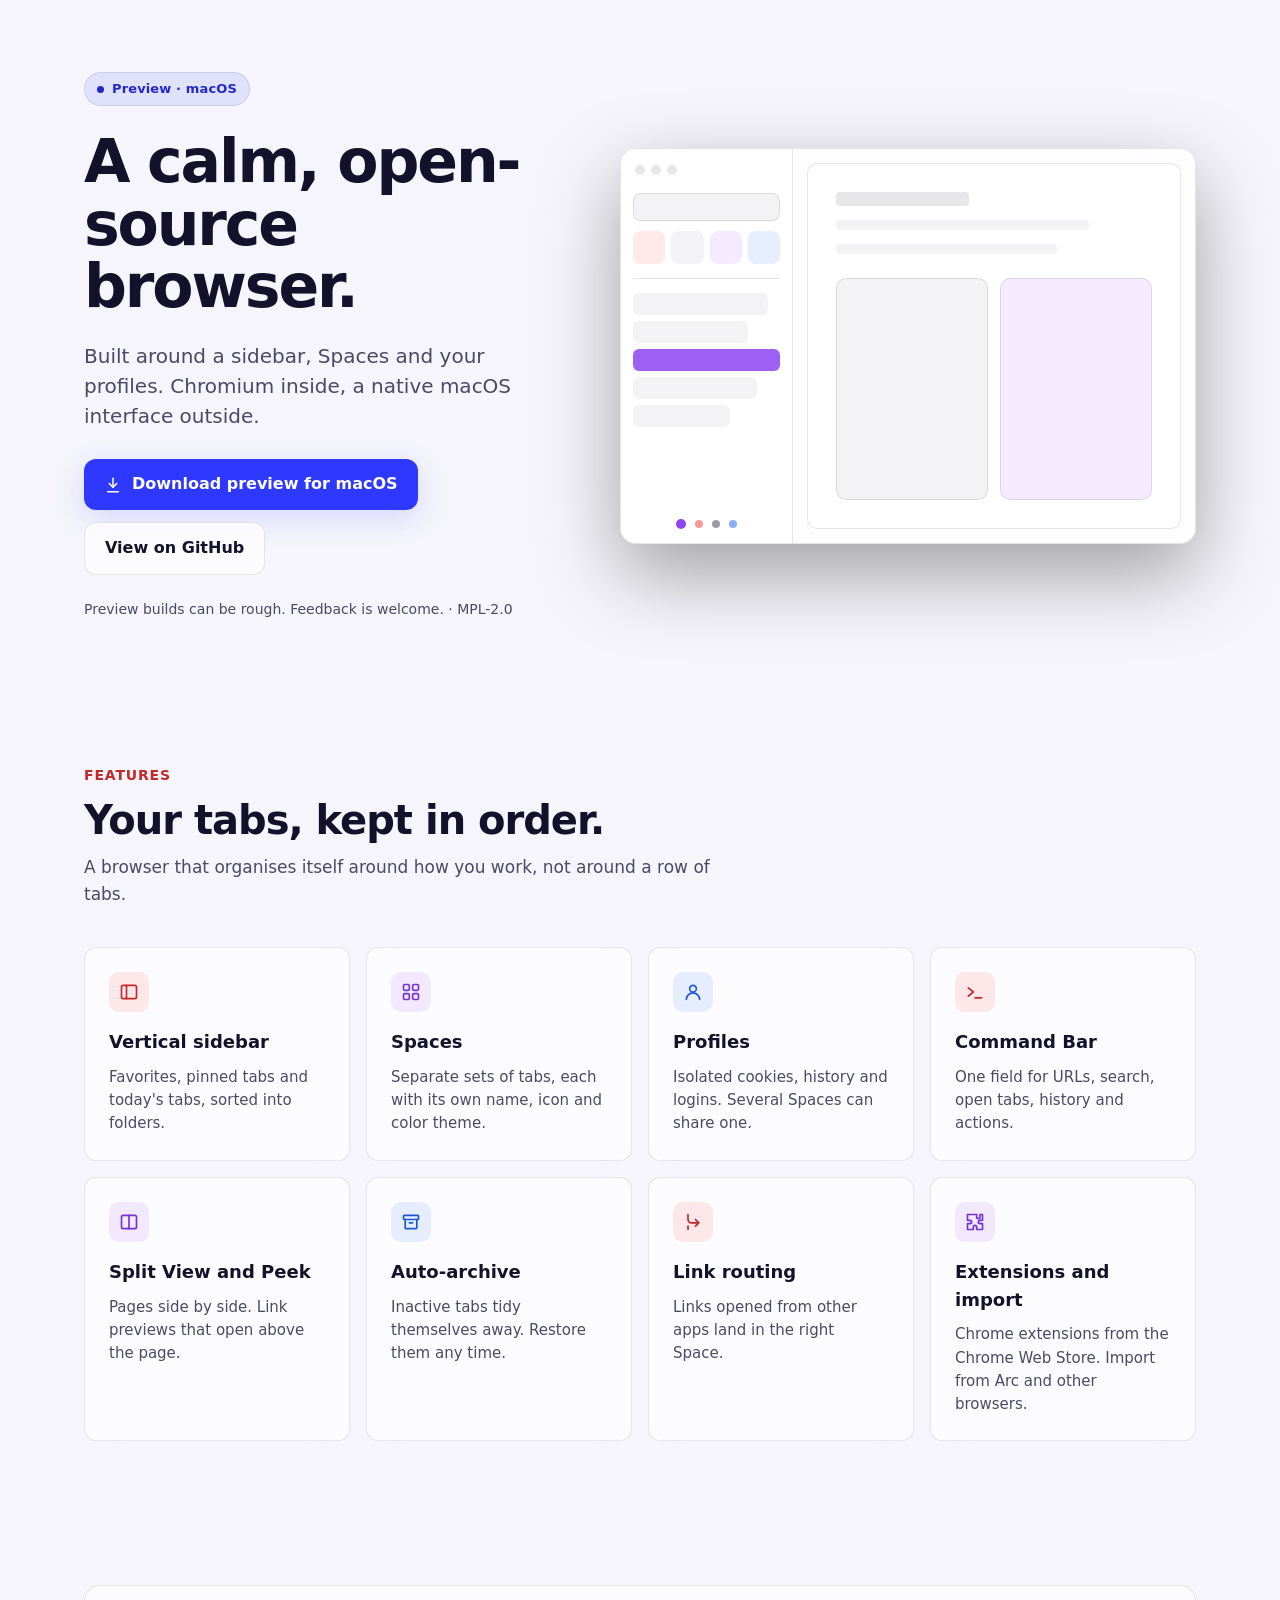
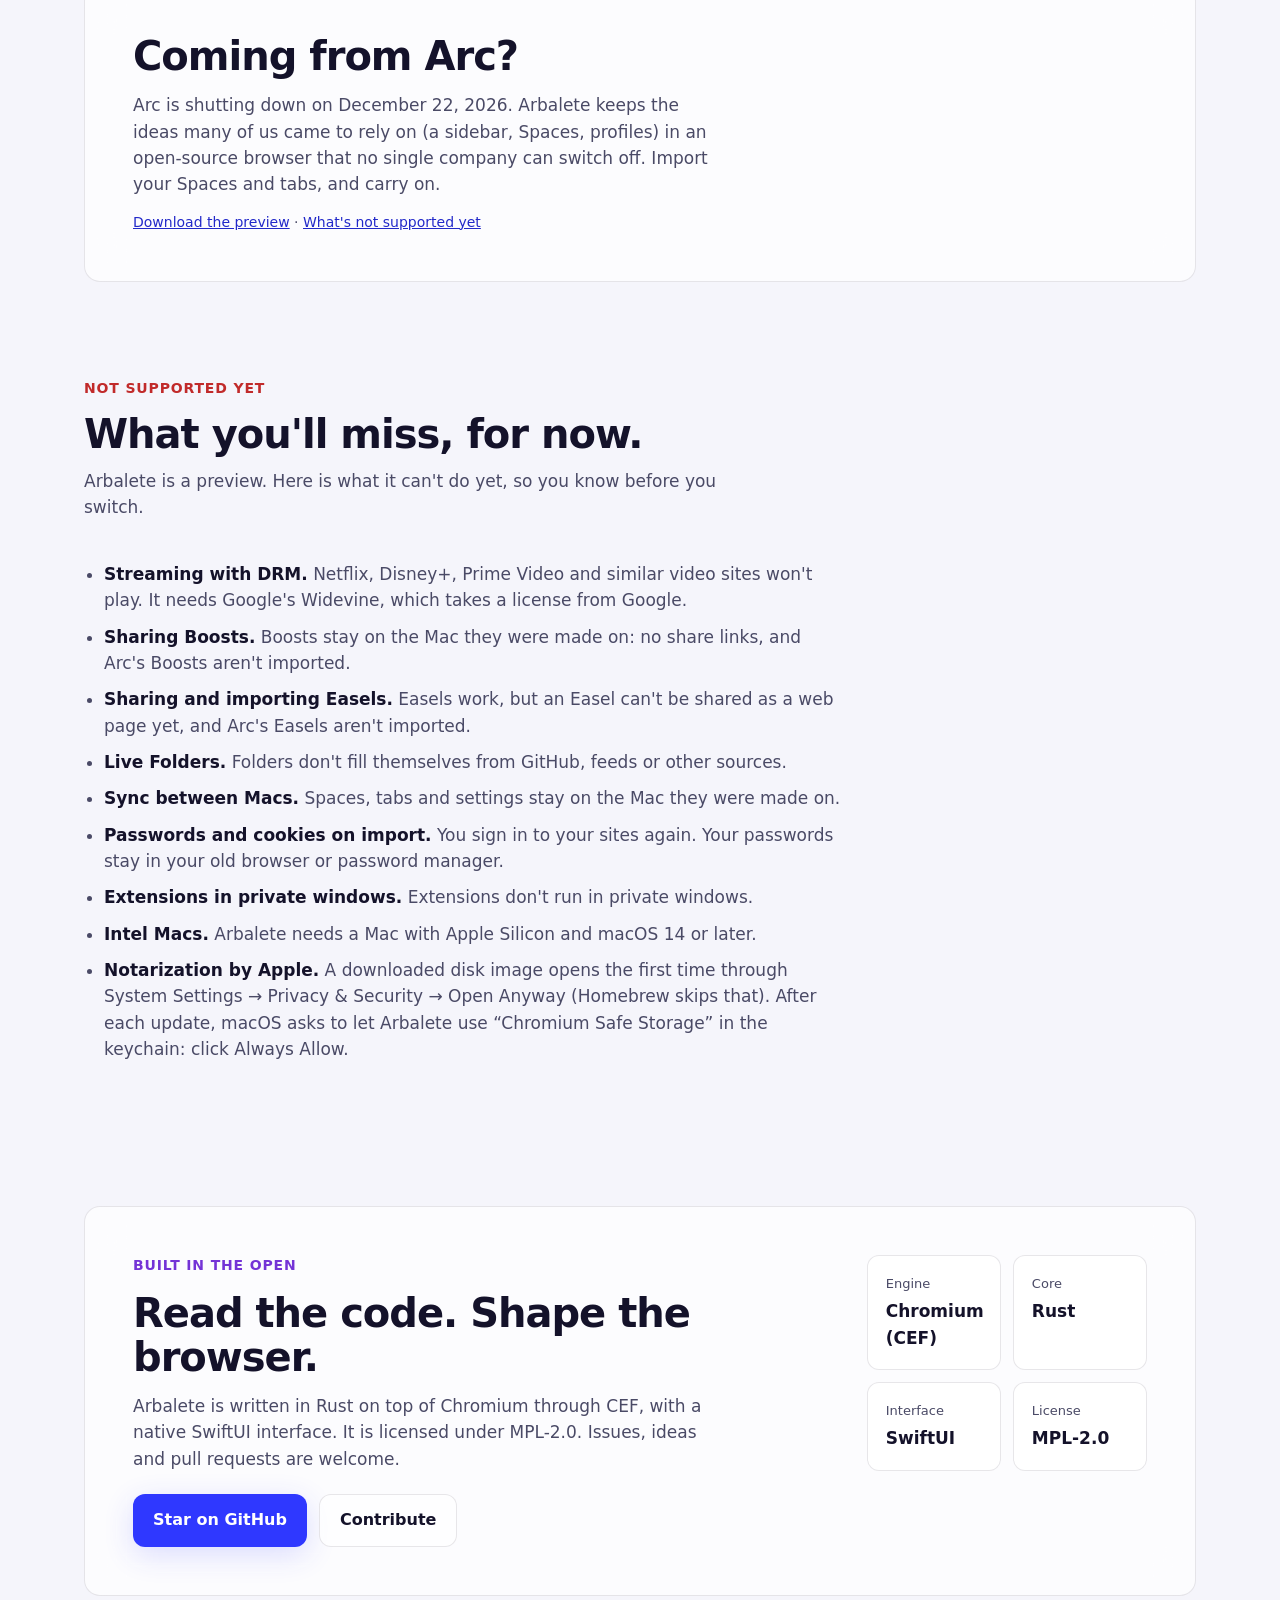
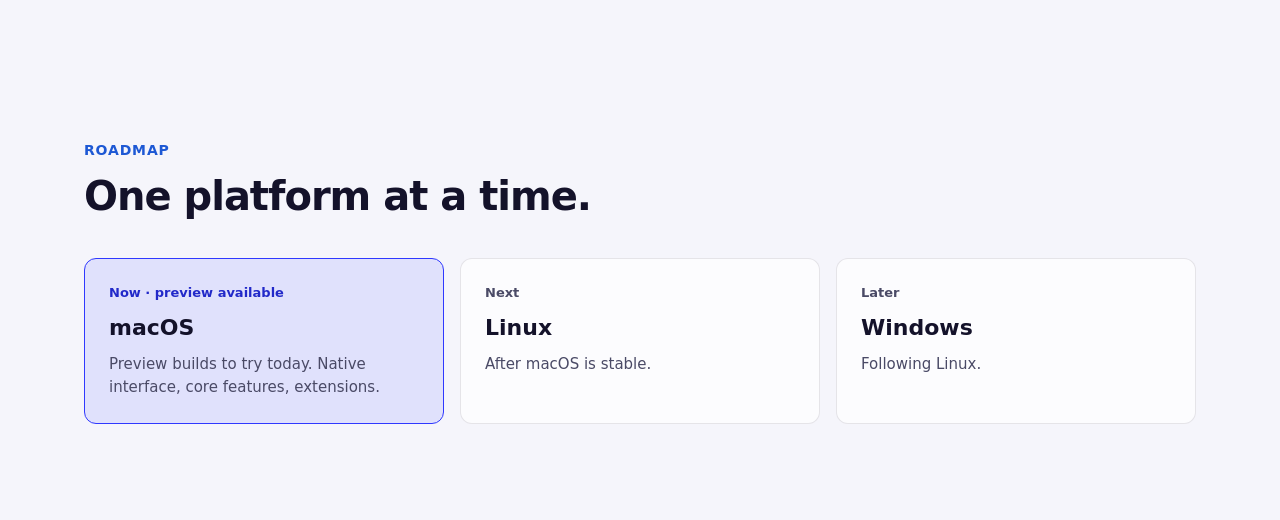
<file: website/src/index.html>
<!doctype html>
<html lang="en">
<head>
<meta charset="utf-8">
<meta name="viewport" content="width=device-width, initial-scale=1">
<title>Arbalete — a calm, open-source browser for macOS</title>
<meta name="description" content="An open-source macOS browser built around a sidebar, Spaces and profiles. Chromium inside, native SwiftUI outside. Preview available.">
<link rel="canonical" href="https://arbalete.co/">
<meta name="theme-color" content="#050620" media="(prefers-color-scheme: dark)">
<meta name="theme-color" content="#F5F5FB" media="(prefers-color-scheme: light)">
<link rel="icon" href="assets/favicon.svg" type="image/svg+xml">
<link rel="apple-touch-icon" href="assets/apple-touch-icon.png">
<meta property="og:type" content="website">
<meta property="og:site_name" content="Arbalete">
<meta property="og:title" content="Arbalete — a calm, open-source browser for macOS">
<meta property="og:description" content="An open-source macOS browser built around a sidebar, Spaces and profiles. Chromium inside, native SwiftUI outside. Preview available.">
<meta property="og:url" content="https://arbalete.co/">
<meta property="og:image" content="https://arbalete.co/assets/og-image.png">
<meta property="og:image:width" content="1200">
<meta property="og:image:height" content="630">
<meta name="twitter:card" content="summary_large_image">
<meta name="twitter:image" content="https://arbalete.co/assets/og-image.png">
<link rel="stylesheet" href="styles.css">
<!-- @analytics -->
</head>
<body>
<!-- @header -->
<main>

<section id="top" class="wrap hero">
  <div class="hero-text">
    <span class="badge">Preview · macOS</span>
    <h1>A calm, open-source browser.</h1>
    <p class="subtitle">Built around a sidebar, Spaces and your profiles. Chromium inside, a native macOS interface outside.</p>
    <div class="actions">
      <a class="btn btn-primary" href="https://github.com/amenophis/arbalete/releases" data-event="download_clicked" data-place="hero">
        <svg width="18" height="18" viewBox="0 0 24 24" fill="none" stroke="currentColor" stroke-width="2" stroke-linecap="round" stroke-linejoin="round" aria-hidden="true"><path d="M12 3v12"/><path d="M7 10l5 5 5-5"/><path d="M5 21h14"/></svg>
        Download preview for macOS
      </a>
      <a class="btn btn-ghost" href="https://github.com/amenophis/arbalete" data-event="github_clicked" data-place="hero">View on GitHub</a>
    </div>
    <p class="small">Preview builds can be rough. Feedback is welcome. · MPL-2.0</p>
  </div>
  <div class="window" role="img" aria-label="Illustration of a browser window with a vertical sidebar of tabs on the left and a page on the right">
    <div class="win-side">
      <div class="lights"><span></span><span></span><span></span></div>
      <div class="address"></div>
      <div class="favorites"><span></span><span></span><span></span><span></span></div>
      <div class="divider"></div>
      <div class="tabs"><span style="width: 92%"></span><span style="width: 78%"></span><span class="active"></span><span style="width: 84%"></span><span style="width: 66%"></span></div>
      <div class="spaces"><span></span><span></span><span></span><span></span></div>
    </div>
    <div class="win-page">
      <div class="page">
        <div class="line title" style="width: 42%"></div>
        <div class="line" style="width: 80%"></div>
        <div class="line" style="width: 70%"></div>
        <div class="blocks"><span></span><span></span></div>
      </div>
    </div>
  </div>
</section>

<section id="features" class="wrap section" aria-labelledby="features-title">
  <div class="head">
    <p class="eyebrow red">Features</p>
    <h2 id="features-title" class="sec-title">Your tabs, kept in order.</h2>
    <p class="lead">A browser that organises itself around how you work, not around a row of tabs.</p>
  </div>
  <div class="features">
    <article class="card">
      <span class="icon"><svg width="20" height="20" viewBox="0 0 24 24" fill="none" stroke="currentColor" stroke-width="2" stroke-linecap="round" stroke-linejoin="round" aria-hidden="true"><rect x="3" y="4" width="18" height="16" rx="2"/><path d="M9 4v16"/></svg></span>
      <h3>Vertical sidebar</h3>
      <p>Favorites, pinned tabs and today's tabs, sorted into folders.</p>
    </article>
    <article class="card">
      <span class="icon"><svg width="20" height="20" viewBox="0 0 24 24" fill="none" stroke="currentColor" stroke-width="2" stroke-linecap="round" stroke-linejoin="round" aria-hidden="true"><rect x="3" y="3" width="7" height="7" rx="1.5"/><rect x="14" y="3" width="7" height="7" rx="1.5"/><rect x="3" y="14" width="7" height="7" rx="1.5"/><rect x="14" y="14" width="7" height="7" rx="1.5"/></svg></span>
      <h3>Spaces</h3>
      <p>Separate sets of tabs, each with its own name, icon and color theme.</p>
    </article>
    <article class="card">
      <span class="icon"><svg width="20" height="20" viewBox="0 0 24 24" fill="none" stroke="currentColor" stroke-width="2" stroke-linecap="round" stroke-linejoin="round" aria-hidden="true"><circle cx="12" cy="8" r="4"/><path d="M4 21a8 8 0 0 1 16 0"/></svg></span>
      <h3>Profiles</h3>
      <p>Isolated cookies, history and logins. Several Spaces can share one.</p>
    </article>
    <article class="card">
      <span class="icon"><svg width="20" height="20" viewBox="0 0 24 24" fill="none" stroke="currentColor" stroke-width="2" stroke-linecap="round" stroke-linejoin="round" aria-hidden="true"><path d="M4 17l6-5-6-5"/><path d="M12 19h8"/></svg></span>
      <h3>Command Bar</h3>
      <p>One field for URLs, search, open tabs, history and actions.</p>
    </article>
    <article class="card">
      <span class="icon"><svg width="20" height="20" viewBox="0 0 24 24" fill="none" stroke="currentColor" stroke-width="2" stroke-linecap="round" stroke-linejoin="round" aria-hidden="true"><rect x="3" y="4" width="18" height="16" rx="2"/><path d="M12 4v16"/></svg></span>
      <h3>Split View and Peek</h3>
      <p>Pages side by side. Link previews that open above the page.</p>
    </article>
    <article class="card">
      <span class="icon"><svg width="20" height="20" viewBox="0 0 24 24" fill="none" stroke="currentColor" stroke-width="2" stroke-linecap="round" stroke-linejoin="round" aria-hidden="true"><rect x="3" y="4" width="18" height="5" rx="1"/><path d="M5 9v10a1 1 0 0 0 1 1h12a1 1 0 0 0 1-1V9"/><path d="M10 13h4"/></svg></span>
      <h3>Auto-archive</h3>
      <p>Inactive tabs tidy themselves away. Restore them any time.</p>
    </article>
    <article class="card">
      <span class="icon"><svg width="20" height="20" viewBox="0 0 24 24" fill="none" stroke="currentColor" stroke-width="2" stroke-linecap="round" stroke-linejoin="round" aria-hidden="true"><path d="M6 3v6a4 4 0 0 0 4 4h8"/><path d="M15 9l4 4-4 4"/><path d="M6 21v-4"/></svg></span>
      <h3>Link routing</h3>
      <p>Links opened from other apps land in the right Space.</p>
    </article>
    <article class="card">
      <span class="icon"><svg width="20" height="20" viewBox="0 0 24 24" fill="none" stroke="currentColor" stroke-width="2" stroke-linecap="round" stroke-linejoin="round" aria-hidden="true"><path d="M10 3h4v3a2 2 0 1 0 4 0V3h3v7h-3a2 2 0 1 0 0 4h3v7h-7v-3a2 2 0 1 0-4 0v3H3v-7h3a2 2 0 1 0 0-4H3V3z"/></svg></span>
      <h3>Extensions and import</h3>
      <p>Chrome extensions from the Chrome Web Store. Import from Arc and other browsers.</p>
    </article>
  </div>
</section>

<section id="arc" class="wrap section compact" aria-labelledby="arc-title">
  <div class="panel">
    <div class="panel-text">
      <h2 id="arc-title" class="sec-title">Coming from Arc?</h2>
      <p class="lead">Arc is shutting down on December 22, 2026. Arbalete keeps the ideas many of us came to rely on (a sidebar, Spaces, profiles) in an open-source browser that no single company can switch off. Import your Spaces and tabs, and carry on.</p>
      <p class="small"><a href="releases.html" data-event="download_clicked" data-place="arc">Download the preview</a> · <a href="#missing">What's not supported yet</a></p>
    </div>
  </div>
</section>

<section id="missing" class="wrap section" aria-labelledby="missing-title">
  <div class="head">
    <p class="eyebrow red">Not supported yet</p>
    <h2 id="missing-title" class="sec-title">What you'll miss, for now.</h2>
    <p class="lead">Arbalete is a preview. Here is what it can't do yet, so you know before you switch.</p>
  </div>
  <ul class="gaps">
    <li><strong>Streaming with DRM.</strong> Netflix, Disney+, Prime Video and similar video sites won't play. It needs Google's Widevine, which takes a license from Google.</li>
    <li><strong>Sharing Boosts.</strong> Boosts stay on the Mac they were made on: no share links, and Arc's Boosts aren't imported.</li>
    <li><strong>Sharing and importing Easels.</strong> Easels work, but an Easel can't be shared as a web page yet, and Arc's Easels aren't imported.</li>
    <li><strong>Live Folders.</strong> Folders don't fill themselves from GitHub, feeds or other sources.</li>
    <li><strong>Sync between Macs.</strong> Spaces, tabs and settings stay on the Mac they were made on.</li>
    <li><strong>Passwords and cookies on import.</strong> You sign in to your sites again. Your passwords stay in your old browser or password manager.</li>
    <li><strong>Extensions in private windows.</strong> Extensions don't run in private windows.</li>
    <li><strong>Intel Macs.</strong> Arbalete needs a Mac with Apple Silicon and macOS 14 or later.</li>
    <li><strong>Notarization by Apple.</strong> A downloaded disk image opens the first time through System Settings → Privacy &amp; Security → Open Anyway (Homebrew skips that). After each update, macOS asks to let Arbalete use “Chromium Safe Storage” in the keychain: click Always Allow.</li>
  </ul>
</section>

<section id="open" class="wrap section" aria-labelledby="open-title">
  <div class="panel">
    <div class="panel-text">
      <p class="eyebrow violet">Built in the open</p>
      <h2 id="open-title" class="sec-title">Read the code. Shape the browser.</h2>
      <p class="lead">Arbalete is written in Rust on top of Chromium through CEF, with a native SwiftUI interface. It is licensed under MPL-2.0. Issues, ideas and pull requests are welcome.</p>
      <div class="actions">
        <a class="btn btn-primary" href="https://github.com/amenophis/arbalete" data-event="github_clicked" data-place="open">Star on GitHub</a>
        <a class="btn btn-ghost" href="https://github.com/amenophis/arbalete/issues">Contribute</a>
      </div>
    </div>
    <dl class="tiles">
      <div><dt>Engine</dt><dd>Chromium (CEF)</dd></div>
      <div><dt>Core</dt><dd>Rust</dd></div>
      <div><dt>Interface</dt><dd>SwiftUI</dd></div>
      <div><dt>License</dt><dd>MPL-2.0</dd></div>
    </dl>
  </div>
</section>

<section id="roadmap" class="wrap section" aria-labelledby="roadmap-title">
  <div class="head">
    <p class="eyebrow blue">Roadmap</p>
    <h2 id="roadmap-title" class="sec-title">One platform at a time.</h2>
  </div>
  <ol class="roadmap">
    <li class="now"><span class="when">Now · preview available</span><span class="what">macOS</span><span class="why">Preview builds to try today. Native interface, core features, extensions.</span></li>
    <li><span class="when">Next</span><span class="what">Linux</span><span class="why">After macOS is stable.</span></li>
    <li><span class="when">Later</span><span class="what">Windows</span><span class="why">Following Linux.</span></li>
  </ol>
</section>

</main>
<!-- @footer -->
</body>
</html>
</file>
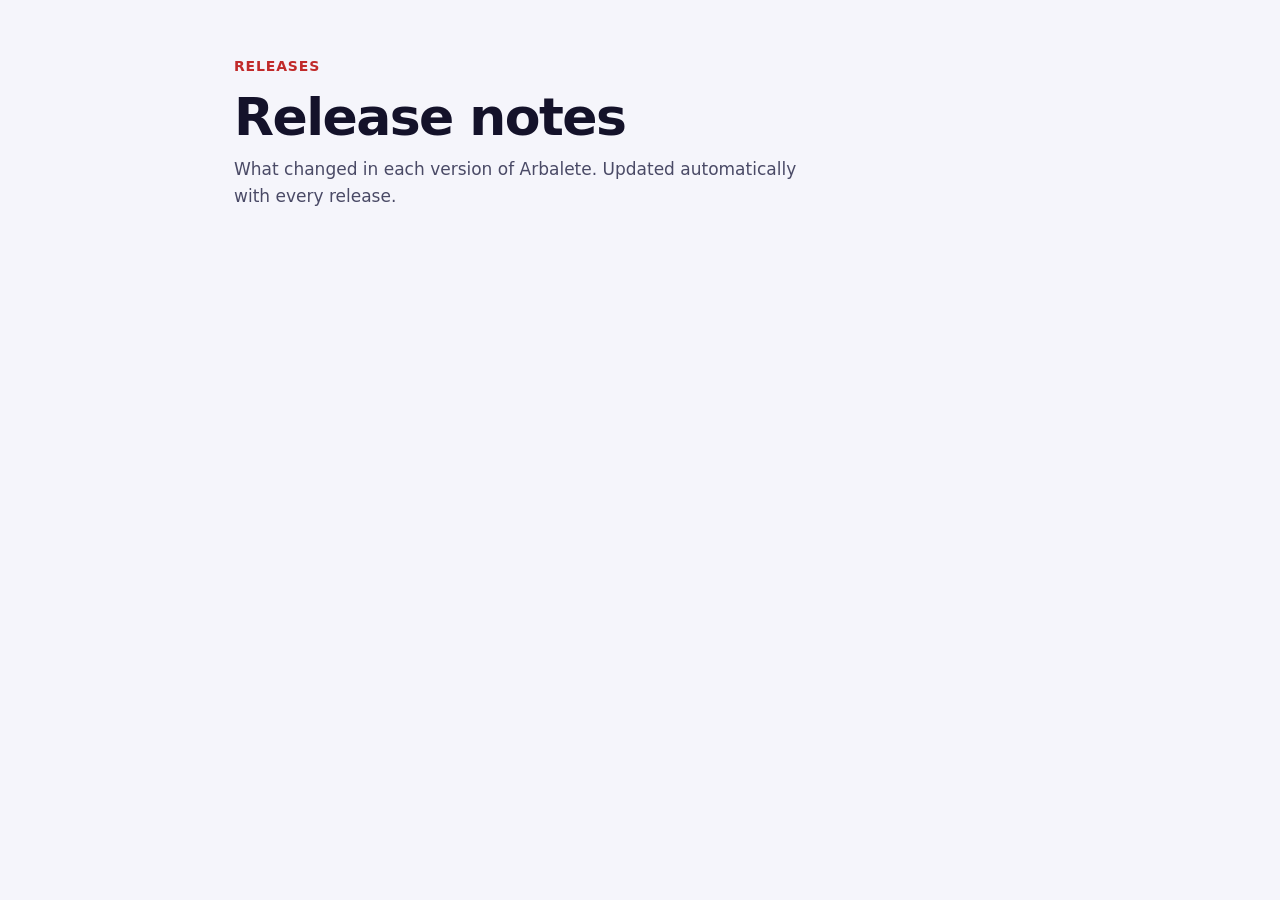
<file: website/src/releases.template.html>
<!doctype html>
<html lang="en">
<head>
<meta charset="utf-8">
<meta name="viewport" content="width=device-width, initial-scale=1">
<title>Release notes — Arbalete</title>
<meta name="description" content="What changed in each version of Arbalete, the open-source browser for macOS.">
<link rel="canonical" href="https://arbalete.co/releases.html">
<meta name="theme-color" content="#050620" media="(prefers-color-scheme: dark)">
<meta name="theme-color" content="#F5F5FB" media="(prefers-color-scheme: light)">
<link rel="icon" href="assets/favicon.svg" type="image/svg+xml">
<link rel="apple-touch-icon" href="assets/apple-touch-icon.png">
<link rel="alternate" type="application/atom+xml" title="Arbalete releases" href="https://github.com/amenophis/arbalete/releases.atom">
<meta property="og:type" content="website">
<meta property="og:site_name" content="Arbalete">
<meta property="og:title" content="Release notes — Arbalete">
<meta property="og:description" content="What changed in each version of Arbalete, the open-source browser for macOS.">
<meta property="og:url" content="https://arbalete.co/releases.html">
<meta property="og:image" content="https://arbalete.co/assets/og-image.png">
<meta name="twitter:card" content="summary_large_image">
<meta name="twitter:image" content="https://arbalete.co/assets/og-image.png">
<link rel="stylesheet" href="styles.css">
<!-- @analytics -->
</head>
<body>
<!-- @header -->
<main class="wrap releases">
  <div class="head">
    <p class="eyebrow red">Releases</p>
    <h1>Release notes</h1>
    <p class="lead">What changed in each version of Arbalete. Updated automatically with every release.</p>
  </div>
<!-- @releases -->
</main>
<!-- @footer -->
</body>
</html>
</file>
<file: website/src/styles.css>
/* Arbalete's website: dark by default, light with the system's light theme. */

:root {
  color-scheme: dark light;
  --bg: #050620;
  --bg2: #120f2b;
  --text: #eceaff;
  --muted: #a9a8c9;
  --line: rgba(255, 255, 255, 0.1);
  --panel: rgba(255, 255, 255, 0.045);
  --panel-strong: rgba(255, 255, 255, 0.075);
  --accent: #2f38ff;
  --accent-text: #9aa0ff;
  --glow: rgba(47, 56, 255, 0.35);
  --chip: rgba(47, 56, 255, 0.18);
  --win: rgba(20, 18, 48, 0.72);
  --tab: rgba(255, 255, 255, 0.06);
  /* The logo's colors, and its outline. */
  --m1: #ff5a5a;
  --m2: #a35bff;
  --m3: #3d7bff;
  --ol: #ffffff;
  /* Icons and labels in the logo's colors, on tiles of the same hue. */
  --c-red: #ff8a8a;
  --c-violet: #c49bff;
  --c-blue: #8ab0ff;
  --t-red: rgba(255, 79, 79, 0.15);
  --t-violet: rgba(163, 91, 255, 0.17);
  --t-blue: rgba(61, 123, 255, 0.17);
}

@media (prefers-color-scheme: light) {
  :root {
    --bg: #f5f5fb;
    --bg2: #ebeaf6;
    --text: #14122a;
    --muted: #4a4a66;
    --line: rgba(20, 18, 42, 0.1);
    --panel: rgba(255, 255, 255, 0.7);
    --panel-strong: rgba(255, 255, 255, 0.92);
    --accent-text: #2229c9;
    --glow: rgba(47, 56, 255, 0.16);
    --chip: rgba(47, 56, 255, 0.1);
    --win: rgba(255, 255, 255, 0.78);
    --tab: rgba(20, 18, 42, 0.05);
    --m1: #f04848;
    --m2: #8e45f0;
    --m3: #2f6bf0;
    --ol: #14122a;
    --c-red: #c12a2a;
    --c-violet: #7433d6;
    --c-blue: #1d58d4;
    --t-red: rgba(255, 79, 79, 0.12);
    --t-violet: rgba(163, 91, 255, 0.12);
    --t-blue: rgba(61, 123, 255, 0.12);
  }
}

* { box-sizing: border-box; }

body {
  margin: 0;
  min-height: 100vh;
  background: var(--bg);
  color: var(--text);
  font-family: -apple-system, BlinkMacSystemFont, "SF Pro Text", "Segoe UI", system-ui, sans-serif;
  font-size: 17px;
  line-height: 1.55;
  -webkit-font-smoothing: antialiased;
  position: relative;
  overflow-x: hidden;
}

a { color: var(--accent-text); }
a:hover { color: var(--text); }
a:focus-visible, summary:focus-visible {
  outline: 2px solid var(--accent-text);
  outline-offset: 3px;
  border-radius: 8px;
}

.glow {
  position: absolute;
  left: 50%;
  top: -260px;
  width: 1100px;
  max-width: 200vw;
  height: 760px;
  transform: translateX(-50%);
  background: radial-gradient(closest-side, var(--glow), transparent 70%);
  pointer-events: none;
}

.stripe { position: relative; display: flex; height: 3px; }
.stripe span { flex: 1; }
.stripe span:nth-child(1) { background: var(--m1); }
.stripe span:nth-child(2) { background: var(--m2); }
.stripe span:nth-child(3) { background: var(--m3); }

.wrap { position: relative; max-width: 1160px; margin: 0 auto; padding-left: 24px; padding-right: 24px; }

/* Header */

.site-header { padding-top: 22px; padding-bottom: 22px; display: flex; align-items: center; justify-content: space-between; gap: 16px; flex-wrap: wrap; }
.brand { display: flex; align-items: center; gap: 10px; min-height: 44px; text-decoration: none; color: var(--text); font-weight: 650; font-size: 18px; letter-spacing: -0.01em; }
.brand:hover { color: var(--text); }
.mark .o { stroke: var(--ol); }
.mark .a { stroke: var(--m1); }
.mark .b { stroke: var(--m2); }
.mark .c { stroke: var(--m3); }
.mark .d { fill: var(--ol); }
.site-nav { display: flex; align-items: center; gap: 6px 22px; flex-wrap: wrap; font-size: 15px; }
.site-nav a { text-decoration: none; color: var(--muted); min-height: 44px; display: inline-flex; align-items: center; }
.site-nav a:hover, .site-nav a[aria-current="page"] { color: var(--text); }
.site-nav a[aria-current="page"] { font-weight: 600; }

/* Buttons */

.btn {
  text-decoration: none;
  padding: 13px 20px;
  min-height: 48px;
  border-radius: 12px;
  font-weight: 600;
  font-size: 16px;
  display: inline-flex;
  align-items: center;
  gap: 10px;
}
.btn-primary { color: #ffffff; background: var(--accent); box-shadow: 0 8px 30px var(--glow); }
.btn-primary:hover { color: #ffffff; filter: brightness(1.12); }
.btn-ghost { color: var(--text); background: var(--panel); border: 1px solid var(--line); }
.btn-ghost:hover { color: var(--text); background: var(--panel-strong); }
.site-nav .btn-ghost { color: var(--text); padding: 10px 16px; min-height: 44px; gap: 8px; font-size: 15px; font-weight: 400; }

/* Section heads */

.eyebrow { margin: 0; font-size: 14px; font-weight: 600; letter-spacing: 0.06em; text-transform: uppercase; }
.eyebrow.red { color: var(--c-red); }
.eyebrow.violet { color: var(--c-violet); }
.eyebrow.blue { color: var(--c-blue); }
.sec-title { margin: 0; font-size: 40px; line-height: 1.1; letter-spacing: -0.025em; font-weight: 700; }
.lead { margin: 0; color: var(--muted); }
.section { padding-top: 48px; padding-bottom: 96px; display: flex; flex-direction: column; gap: 40px; }
.head { display: flex; flex-direction: column; gap: 12px; max-width: 640px; }

/* Hero */

.hero { padding-top: 72px; padding-bottom: 96px; display: grid; grid-template-columns: minmax(0, 5fr) minmax(0, 6fr); gap: 56px; align-items: center; }
.hero-text { display: flex; flex-direction: column; gap: 24px; align-items: flex-start; }
.badge { display: inline-flex; align-items: center; gap: 8px; padding: 6px 12px; border-radius: 999px; background: var(--chip); border: 1px solid var(--line); font-size: 13px; font-weight: 600; color: var(--accent-text); letter-spacing: 0.01em; }
.badge::before { content: ""; width: 7px; height: 7px; border-radius: 50%; background: var(--accent-text); }
.hero h1 { margin: 0; font-size: 60px; line-height: 1.04; letter-spacing: -0.035em; font-weight: 700; }
.hero .subtitle { margin: 0; font-size: 20px; line-height: 1.5; color: var(--muted); max-width: 30em; }
.actions { display: flex; gap: 12px; flex-wrap: wrap; padding-top: 4px; }
.small { margin: 0; font-size: 14px; color: var(--muted); }

/* The browser window drawn in the hero. */
.window { position: relative; border-radius: 16px; border: 1px solid var(--line); background: var(--win); backdrop-filter: blur(24px); -webkit-backdrop-filter: blur(24px); box-shadow: 0 30px 80px rgba(0, 0, 0, 0.35), 0 0 0 1px rgba(255, 255, 255, 0.03) inset; overflow: hidden; aspect-ratio: 16 / 11; display: flex; }
.win-side { width: 30%; min-width: 150px; padding: 14px 12px; display: flex; flex-direction: column; gap: 10px; border-right: 1px solid var(--line); background: var(--panel); }
.lights { display: flex; gap: 6px; padding: 2px 2px 8px; }
.lights span { width: 10px; height: 10px; border-radius: 50%; background: var(--line); }
.address { height: 28px; border-radius: 8px; background: var(--tab); border: 1px solid var(--line); }
.favorites { display: grid; grid-template-columns: repeat(4, minmax(0, 1fr)); gap: 6px; }
.favorites span { aspect-ratio: 1; border-radius: 8px; background: var(--tab); }
.favorites span:nth-child(1) { background: var(--t-red); }
.favorites span:nth-child(3) { background: var(--t-violet); }
.favorites span:nth-child(4) { background: var(--t-blue); }
.divider { height: 1px; background: var(--line); margin: 4px 0; }
.tabs { display: flex; flex-direction: column; gap: 6px; }
.tabs span { height: 22px; border-radius: 6px; background: var(--tab); }
.tabs .active { background: var(--m2); opacity: 0.85; }
.spaces { margin-top: auto; display: flex; gap: 9px; justify-content: center; align-items: center; }
.spaces span { width: 8px; height: 8px; border-radius: 50%; opacity: 0.55; }
.spaces span:nth-child(1) { width: 10px; height: 10px; opacity: 1; background: var(--m2); }
.spaces span:nth-child(2) { background: var(--m1); }
.spaces span:nth-child(3) { background: var(--muted); }
.spaces span:nth-child(4) { background: var(--m3); }
.win-page { flex-grow: 1; padding: 14px; display: flex; flex-direction: column; }
.page { flex-grow: 1; border-radius: 10px; background: var(--panel-strong); border: 1px solid var(--line); padding: 28px; display: flex; flex-direction: column; gap: 14px; }
.page .line { height: 10px; border-radius: 4px; background: var(--tab); }
.page .line.title { height: 14px; background: var(--line); }
.blocks { display: grid; grid-template-columns: repeat(2, minmax(0, 1fr)); gap: 12px; margin-top: 10px; flex-grow: 1; }
.blocks span { border-radius: 10px; background: var(--tab); border: 1px solid var(--line); }
.blocks span:nth-child(2) { background: var(--t-violet); }

/* Cards */

.card { padding: 24px; border-radius: 12px; background: var(--panel); border: 1px solid var(--line); backdrop-filter: blur(16px); -webkit-backdrop-filter: blur(16px); display: flex; flex-direction: column; gap: 10px; }
.features { display: grid; grid-template-columns: repeat(auto-fit, minmax(min(250px, 100%), 1fr)); gap: 16px; }
.icon { width: 40px; height: 40px; border-radius: 10px; display: flex; align-items: center; justify-content: center; }
.features .card:nth-child(3n + 1) .icon { background: var(--t-red); color: var(--c-red); }
.features .card:nth-child(3n + 2) .icon { background: var(--t-violet); color: var(--c-violet); }
.features .card:nth-child(3n + 3) .icon { background: var(--t-blue); color: var(--c-blue); }
.card h3 { margin: 6px 0 0; font-size: 18px; font-weight: 650; }
.card p { margin: 0; font-size: 15px; color: var(--muted); }

/* Panels: Coming from Arc, Built in the open */

.panel { border-radius: 16px; border: 1px solid var(--line); background: var(--panel); backdrop-filter: blur(20px); -webkit-backdrop-filter: blur(20px); padding: 48px; display: flex; flex-wrap: wrap; gap: 40px; align-items: flex-start; }
.panel-text { flex: 999 1 420px; min-width: 0; display: flex; flex-direction: column; gap: 14px; }
.panel-text .lead { max-width: 34em; }
.panel .actions { padding-top: 8px; }
.tiles { flex: 1 1 280px; margin: 0; display: grid; grid-template-columns: repeat(2, minmax(0, 1fr)); gap: 12px; }
.tiles div { padding: 18px; border-radius: 12px; background: var(--panel-strong); border: 1px solid var(--line); }
.tiles dt { font-size: 13px; color: var(--muted); }
.tiles dd { margin: 4px 0 0; font-weight: 650; }
.compact { padding-bottom: 48px; }

/* Not supported yet */

.gaps { margin: 0; padding-left: 20px; max-width: 760px; display: flex; flex-direction: column; gap: 10px; color: var(--muted); }
.gaps strong { color: var(--text); font-weight: 650; }

/* Roadmap */

.roadmap { list-style: none; margin: 0; padding: 0; display: grid; grid-template-columns: repeat(auto-fit, minmax(min(240px, 100%), 1fr)); gap: 16px; }
.roadmap li { padding: 24px; border-radius: 12px; border: 1px solid var(--line); background: var(--panel); display: flex; flex-direction: column; gap: 8px; }
.roadmap li.now { border-color: var(--accent); background: var(--chip); }
.roadmap .when { font-size: 13px; font-weight: 600; color: var(--muted); }
.roadmap .now .when { color: var(--accent-text); }
.roadmap .what { font-size: 22px; font-weight: 700; }
.roadmap .why { font-size: 15px; color: var(--muted); }

/* Footer */

.site-footer { position: relative; border-top: 1px solid var(--line); background: var(--bg2); }
.footer-inner { padding-top: 36px; padding-bottom: 44px; display: flex; flex-wrap: wrap; gap: 24px; justify-content: space-between; align-items: flex-start; }
.footer-about { display: flex; flex-direction: column; gap: 10px; flex: 999 1 420px; min-width: 0; }
.footer-brand { display: flex; align-items: center; gap: 10px; font-weight: 650; }
.footer-about p { margin: 0; font-size: 13px; color: var(--muted); max-width: 46em; }
.footer-nav { display: flex; gap: 20px; flex-wrap: wrap; font-size: 14px; }
.footer-nav a { min-height: 44px; display: inline-flex; align-items: center; }

/* Release notes */

.releases { max-width: 860px; padding-top: 56px; padding-bottom: 112px; display: flex; flex-direction: column; gap: 40px; }
.releases h1 { margin: 0; font-size: 52px; line-height: 1.05; letter-spacing: -0.03em; font-weight: 700; }
.releases .lead { max-width: 34em; }
.latest { border-radius: 16px; border: 1px solid var(--line); background: var(--panel); backdrop-filter: blur(20px); -webkit-backdrop-filter: blur(20px); padding: 36px; display: flex; flex-direction: column; gap: 24px; }
.latest-head { display: flex; align-items: flex-start; justify-content: space-between; gap: 16px; flex-wrap: wrap; }
.latest-meta { display: flex; flex-direction: column; gap: 6px; }
.latest-line { display: flex; align-items: center; gap: 10px; flex-wrap: wrap; font-size: 14px; color: var(--muted); }
.latest-line .badge { padding: 4px 10px; font-size: 12px; gap: 7px; }
.latest-line .badge::before { width: 6px; height: 6px; }
.latest h2 { margin: 0; font-size: 34px; letter-spacing: -0.02em; font-weight: 700; }
.latest .btn { padding: 12px 18px; min-height: 46px; font-size: 15px; gap: 9px; }
.notes { display: flex; flex-direction: column; gap: 14px; overflow-wrap: anywhere; }
.notes > :first-child { margin-top: 0; }
.notes > :last-child { margin-bottom: 0; }
.notes h1, .notes h2, .notes h3, .notes h4 { margin: 8px 0 0; font-size: 15px; font-weight: 650; }
.notes ul { margin: 0; padding-left: 20px; display: flex; flex-direction: column; gap: 6px; }
.notes li { padding-left: 4px; }
.notes p { margin: 0; }
.notes code { font-size: 0.9em; }
.notes .markdown-heading { margin: 0; }
.notes .anchor { display: none; }
.tag { display: inline-block; padding: 3px 10px; border-radius: 8px; font-size: 13px; font-weight: 650; letter-spacing: 0.02em; }
.tag-new { background: var(--t-red); color: var(--c-red); }
.tag-improved { background: var(--t-violet); color: var(--c-violet); }
.tag-fixed { background: var(--t-blue); color: var(--c-blue); }
.earlier, .version { border-radius: 12px; border: 1px solid var(--line); background: var(--panel); }
.earlier > summary, .version > summary { cursor: pointer; list-style: none; min-height: 56px; padding: 14px 20px; display: flex; align-items: center; justify-content: space-between; gap: 12px; border-radius: 12px; }
.earlier > summary::-webkit-details-marker, .version > summary::-webkit-details-marker { display: none; }
.earlier > summary:hover, .version > summary:hover { background: var(--panel-strong); }
.earlier > summary::after, .version > summary::after { content: ""; width: 8px; height: 8px; border-right: 2px solid var(--muted); border-bottom: 2px solid var(--muted); transform: rotate(45deg); margin: -4px 4px 0 0; flex-shrink: 0; }
.earlier[open] > summary::after, .version[open] > summary::after { transform: rotate(-135deg); margin-top: 4px; }
.earlier > summary { font-weight: 650; }
.earlier .count { font-weight: 400; color: var(--muted); }
.earlier-list { padding: 0 14px 14px; display: flex; flex-direction: column; gap: 10px; }
.version > summary { min-height: 52px; }
.version .when { display: flex; align-items: baseline; gap: 14px; flex-wrap: wrap; }
.version .name { font-weight: 650; }
.version .date { font-size: 14px; color: var(--muted); }
.version-body { padding: 18px 20px 20px; border-top: 1px solid var(--line); display: flex; flex-direction: column; gap: 14px; font-size: 15px; }
.empty { margin: 0; color: var(--muted); }

@media (max-width: 760px) {
  .hero { grid-template-columns: minmax(0, 1fr); padding-top: 40px; }
  .win-side { display: none; }
  .hero h1 { font-size: 40px; }
  .sec-title { font-size: 30px; }
  .panel { padding: 28px; }
  .releases h1 { font-size: 38px; }
  .latest { padding: 24px; }
}

@media (prefers-reduced-motion: reduce) {
  * { transition: none !important; animation: none !important; }
}
</file>
